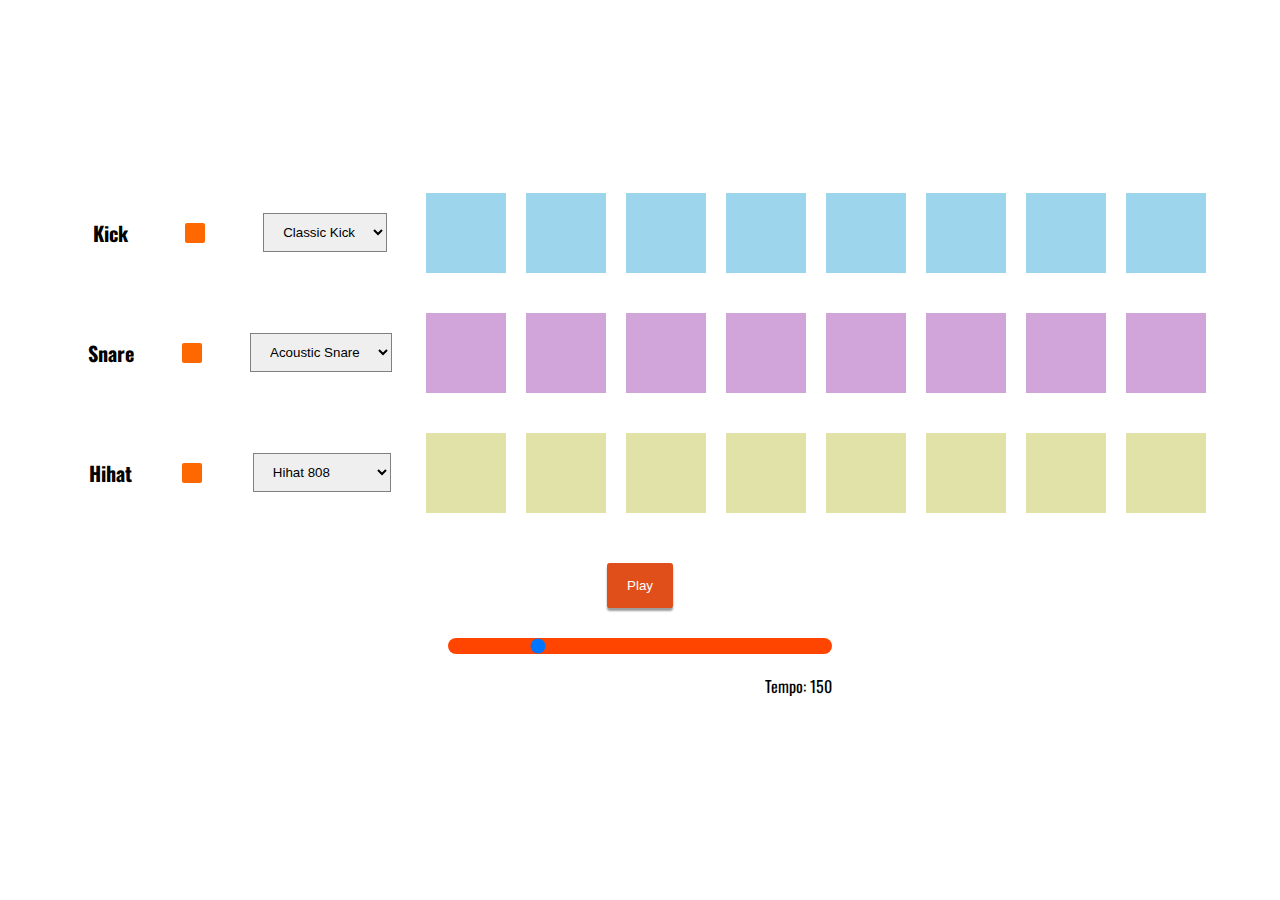
<file: Beatmaker/index.html>
<!DOCTYPE html>
<html lang="en">
  <head>
    <meta charset="UTF-8" />
    <meta http-equiv="X-UA-Compatible" content="IE=edge" />
    <meta name="viewport" content="width=device-width, initial-scale=1.0" />
    <link
      rel="stylesheet"
      href="https://cdnjs.cloudflare.com/ajax/libs/font-awesome/5.15.3/css/all.min.css"
      integrity="sha512-iBBXm8fW90+nuLcSKlbmrPcLa0OT92xO1BIsZ+ywDWZCvqsWgccV3gFoRBv0z+8dLJgyAHIhR35VZc2oM/gI1w=="
      crossorigin="anonymous"
    />
    <link rel="stylesheet" href="style.css" />
    <title>Beatmaker</title>
  </head>

  <body>
    <div class="sequencer">
      <div class="kick-track">
        <div class="controls">
          <h1>Kick</h1>
          <button data-track="0" class="mute kick-volume">
            <i class="fas fa-volume-up"></i>
          </button>
          <select name="kick-select" id="kick-select">
            <option value="./sounds/kick-classic.wav">Classic Kick</option>
            <option value="./sounds/kick-808.wav">808 Kick</option>
            <option value="./sounds/kick-heavy.wav">Kick Heavy</option>
            <option value="./sounds/kick-softy.wav">Kick Softy</option>
          </select>
        </div>
        <div class="kick">
          <div class="pad kick-pad b0"></div>
          <div class="pad kick-pad b1"></div>
          <div class="pad kick-pad b2"></div>
          <div class="pad kick-pad b3"></div>
          <div class="pad kick-pad b4"></div>
          <div class="pad kick-pad b5"></div>
          <div class="pad kick-pad b6"></div>
          <div class="pad kick-pad b7"></div>
        </div>
      </div>
      <div class="snare-track">
        <div class="controls">
          <h1>Snare</h1>
          <button data-track="1" class="mute snare-volume">
            <i class="fas fa-volume-up"></i>
          </button>
          <select name="kick-select" id="kick-select">
            <option value="./sounds/snare-acoustic01.wav">
              Acoustic Snare
            </option>
            <option value="./sounds/snare-808.wav">808 Snare</option>
            <option value="./sounds/snare-vinyl02.wav">Snare Vinyl02</option>
          </select>
        </div>
        <div class="snare">
          <div class="pad snare-pad b0"></div>
          <div class="pad snare-pad b1"></div>
          <div class="pad snare-pad b2"></div>
          <div class="pad snare-pad b3"></div>
          <div class="pad snare-pad b4"></div>
          <div class="pad snare-pad b5"></div>
          <div class="pad snare-pad b6"></div>
          <div class="pad snare-pad b7"></div>
        </div>
      </div>
      <div class="hihat-track">
        <div class="controls">
          <h1>Hihat</h1>
          <button data-track="2" class="mute hihat-volume">
            <i class="fas fa-volume-up"></i>
          </button>
          <select name="hihat-select" id="kick-select">
            <option value="./sounds/hihat-808.wav">Hihat 808</option>
            <option value="./sounds/hihat-acoustic01.wav">
              Hihat Acoustic
            </option>
          </select>
        </div>
        <div class="hihat">
          <div class="pad hihat-pad b0"></div>
          <div class="pad hihat-pad b1"></div>
          <div class="pad hihat-pad b2"></div>
          <div class="pad hihat-pad b3"></div>
          <div class="pad hihat-pad b4"></div>
          <div class="pad hihat-pad b5"></div>
          <div class="pad hihat-pad b6"></div>
          <div class="pad hihat-pad b7"></div>
        </div>
      </div>
      <button class="play">Play</button>
      <div class="tempo">
        <input type="range" class="slider" min="20" max="600" value="150" />
        <p>Tempo: <span class="tempo-nr">150</span></p>
      </div>
    </div>

    <audio src="./sounds/kick-classic.wav" class="kick-sound"></audio>
    <audio src="./sounds/snare-acoustic01.wav" class="snare-sound"></audio>
    <audio src="sounds/hihat-acoustic01.wav" class="hihat-sound"></audio>

    <script src="app.js"></script>
  </body>
</html>
</file>
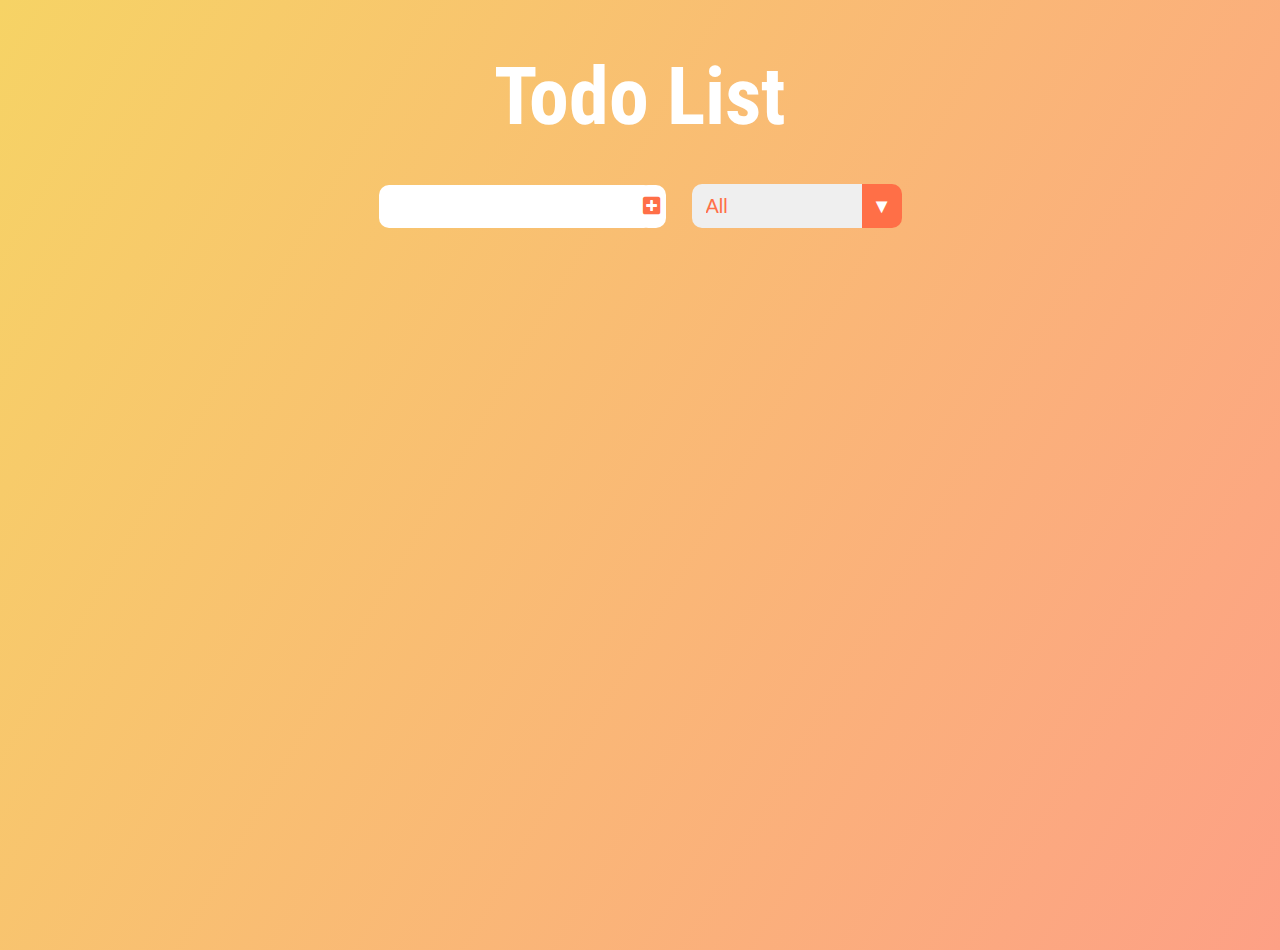
<file: Todo_List/index.html>
<!DOCTYPE html>
<html lang="en">

<head>
    <meta charset="UTF-8">
    <meta http-equiv="X-UA-Compatible" content="IE=edge">
    <meta name="viewport" content="width=device-width, initial-scale=1.0">
    <title>Todo List</title>
    <link rel="stylesheet" href="https://cdnjs.cloudflare.com/ajax/libs/font-awesome/5.15.3/css/all.min.css">
    <link rel="stylesheet" href="style.css">
</head>

<body>
    <header>
        <h1>Todo List</h1>
    </header>
    <form>
        <input type="text" class="todo-input">
        <button class="todo-button">
            <i class="fas fa-plus-square"></i>
        </button>
        <div class="select">
            <select name="todo" class="filter-todo">
                <option value="all">All</option>
                <option value="completed">Completed</option>
                <option value="uncompleted">Uncompleted</option>
            </select>
        </div>
    </form>
    <div class="todo-container">
        <ul class="todo-list">

        </ul>
    </div>
    <script src="./app.js"></script>
</body>

</html>
</file>
<file: Beatmaker/style.css>
@import url('https://fonts.googleapis.com/css2?family=Oswald:wght@200;300;400;500;600;700&display=swap');

* {
  margin: 0;
  padding: 0;
  box-sizing: border-box;
}

html {
  font-size: 62.5%;
}

body {
  font-family: 'Oswald', sans-serif;
}

i,
svg {
  pointer-events: none;
}

.sequencer {
  display: flex;
  flex-direction: column;
  justify-content: center;
  align-items: center;
  min-height: 100vh;
}

.kick-pad,
.snare-pad,
.hihat-pad {
  width: 8rem;
  height: 8rem;
  cursor: pointer;
  margin: 2rem 1rem;
}

.kick-pad {
  background-color: rgb(157, 214, 236);
}

.kick-pad.active {
  background-color: rgb(87, 199, 243);
}

.snare-pad {
  background-color: rgb(209, 164, 218);
}

.snare-pad.active {
  background-color: rgb(211, 102, 233);
}

.hihat-pad {
  background-color: rgb(225, 226, 167);
}

.hihat-pad.active {
  background-color: rgb(241, 239, 69);
}

.kick-track,
.hihat-track,
.snare-track {
  display: flex;
  width: 90%;
  justify-content: space-between;
  align-items: center;
}

.kick,
.snare,
.hihat {
  display: flex;
}

.controls {
  display: flex;
  justify-content: space-around;
  align-items: center;
  flex: 1;
}

.controls button {
  font-size: 2rem;
  background-color: rgb(255, 103, 1);
  color: white;
  padding: 1rem;
  border: none;
  border-radius: 0.2rem;
  cursor: pointer;
  transition: all 0.2s ease-in;
}
.selected {
  background-color: gray !important;
}


.controls select {
  padding: 1rem 1.5rem;
  border: 1px solid gray;
  cursor: pointer;
}

.controls select:focus {
  outline: none;
}

.play {
  background-color: rgb(224, 78, 25);
  color: white;
  padding: 1.5rem 2rem;
  margin-top: 3rem;
  border: none;
  border-radius: 0.3rem;
  cursor: pointer;
  box-shadow: 0 0.3rem 0.2rem rgba(0, 0, 0, 0.384);
  position: relative;
}

.play::after {
  content: "";
  background-color: rgba(253, 68, 1, 0.363);
  width: 100%;
  height: 100%;
  position: absolute;
  right: 0%;
  top: 0;
  z-index: -1;
  transition: 0.3s ease;
  border-radius: 0.3rem;
}

.play:hover {
  background-color: orangered;
}

.play:hover::after {
  transform: scale(2);
  background-color: transparent;
}

.play:active {
  transform: translateY(0.3rem);
  box-shadow: none;
}

@keyframes bump {
  0%{
    transform: scale(1);
  }
  50%{
    transform: scale(1.2);
  }
  100%{
    transform: scale(1);
  }
}

.tempo {
  margin: 3rem;
  width: 30%;
}
.tempo > * {
  font-size: 1.6rem;
  text-align: right;
}
.slider{
  width: 100%;
  margin-bottom: 2rem;
  appearance: none;
  background-color: orangered;
  border-radius: 0.9rem;
  color: black ;
}
</file>
<file: Todo_List/style.css>
@import url("https://fonts.googleapis.com/css2?family=Roboto+Condensed:wght@300&display=swap");
* {
  margin: 0;
  padding: 0;
  -webkit-box-sizing: border-box;
          box-sizing: border-box;
}

html {
  font-size: 62.5%;
}

body {
  background-image: linear-gradient(120deg, #f6d365, #fda085);
  color: #fff;
  font-family: 'Roboto Condensed', sans-serif;
  height: 100vh;
}

header {
  font-size: 4rem;
  margin: 5rem 0;
}

header,
form {
  display: -webkit-box;
  display: -ms-flexbox;
  display: flex;
  -webkit-box-align: center;
      -ms-flex-align: center;
          align-items: center;
  -webkit-box-pack: center;
      -ms-flex-pack: center;
          justify-content: center;
  margin-bottom: 3rem;
}

form > *:not(.select) {
  padding: 1rem 0.5rem;
  border: none;
  background-color: #fff;
  font-size: 2rem;
  border-radius: 1rem;
}

form button {
  padding: 1rem;
  color: #ff6f47;
  cursor: pointer;
  -webkit-transition: all 0.2s ease-in;
  transition: all 0.2s ease-in;
  -webkit-transform: translateX(-1.6rem);
          transform: translateX(-1.6rem);
}

form button:hover {
  color: #fff;
  background-color: #ff6f47;
}

form > *:focus {
  outline: none;
}

.select {
  margin: 1rem;
  position: relative;
}

.select::after {
  content: '\25BC';
  position: absolute;
  background-color: #ff6f47;
  top: 0;
  right: -1rem;
  pointer-events: none;
  padding: 1rem;
  font-size: 2rem;
  border-top-right-radius: 1rem;
  border-bottom-right-radius: 1rem;
}

select {
  color: #ff6f47;
  width: 20rem;
  cursor: pointer;
  border: none;
  padding: 1rem;
  font-size: 2rem;
  border-top-left-radius: 1rem;
  border-bottom-left-radius: 1rem;
}

select:focus {
  outline: none;
}

.todo {
  display: -webkit-box;
  display: -ms-flexbox;
  display: flex;
  -webkit-box-pack: justify;
      -ms-flex-pack: justify;
          justify-content: space-between;
  -webkit-box-align: center;
      -ms-flex-align: center;
          align-items: center;
  margin: 0.5rem;
  background-color: white;
  color: black;
  cursor: pointer;
  -webkit-transition: all 0.5s ease-in-out;
  transition: all 0.5s ease-in-out;
}

.todo-container {
  display: -webkit-box;
  display: -ms-flexbox;
  display: flex;
  -webkit-box-pack: center;
      -ms-flex-pack: center;
          justify-content: center;
  -webkit-box-align: center;
      -ms-flex-align: center;
          align-items: center;
}

.todo-list {
  list-style: none;
  min-width: 20%;
}

.todo-item {
  -webkit-box-flex: 1;
      -ms-flex: 1;
          flex: 1;
  padding: 0.5rem;
  font-weight: 700;
}

.todo .btn {
  padding: 1rem;
  border: none;
  color: #fff;
  cursor: pointer;
}

.todo .btn-trash {
  background: #ff6f47;
  overflow: hidden;
}

.todo .btn-complete {
  background: #0bd4a2;
}

.completed {
  text-decoration: line-through;
  opacity: 0.5;
}

.fail {
  -webkit-transform: translateY(8rem) rotateZ(20deg);
          transform: translateY(8rem) rotateZ(20deg);
  opacity: 0;
}
/*# sourceMappingURL=style.css.map */
</file>
